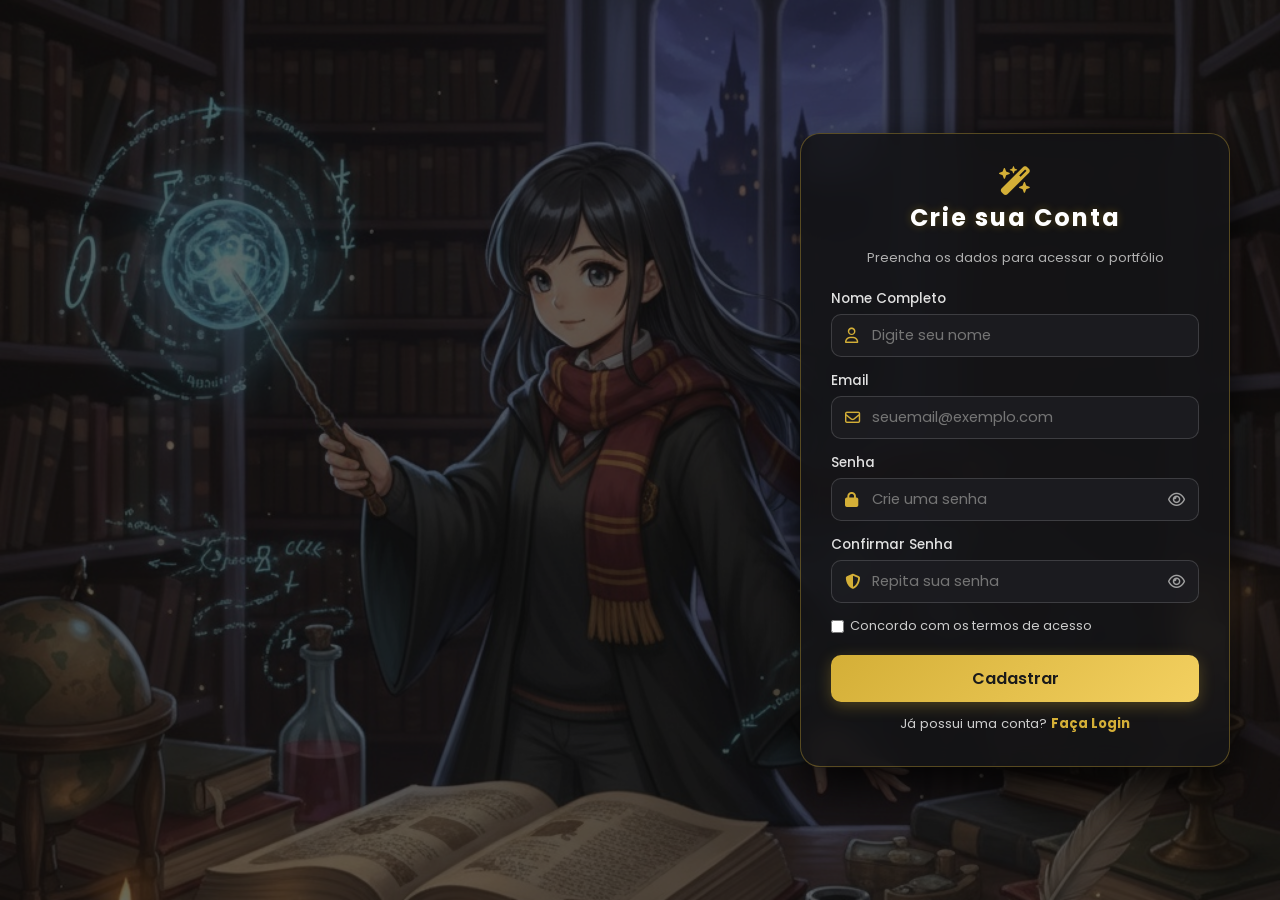
<file: cadastro.html>
<!DOCTYPE html>
<html lang="pt-br">

<head>
    <meta charset="UTF-8">
    <meta name="viewport" content="width=device-width, initial-scale=1.0">
    <link rel="stylesheet" href="cadastro.css">
    <link rel="stylesheet" href="https://cdnjs.cloudflare.com/ajax/libs/font-awesome/6.5.1/css/all.min.css">
    <link href="https://fonts.googleapis.com/css2?family=Poppins:wght@300;400;600;700&display=swap" rel="stylesheet">
    <title>Área de Cadastro | Jaqueline</title>
</head>

<body>

    <main>
        
        <div class="cadastro-container">
            <form action="" class="area-formulario">
                

        <!-- Container centralizado no meio da tela -->
        <div class="cadastro-container">
            <form action="" class="area-formulario">
                <div class="area-titulo">
                    <i class="fa-solid fa-wand-magic-sparkles"></i>
                    <h1>Crie sua Conta</h1>
                    <span>Preencha os dados para acessar o portfólio</span>
                </div>

                <!-- Campo Nome -->
                <div class="area-input">
                    <label for="nome">Nome Completo</label>
                    <div class="input-com-icone">
                        <i class="fa-regular fa-user icone-esquerda"></i>
                        <input type="text" id="nome" placeholder="Digite seu nome" required>
                    </div>
                </div>

                <!-- Campo Email -->
                <div class="area-input">
                    <label for="email">Email</label>
                    <div class="input-com-icone">
                        <i class="fa-regular fa-envelope icone-esquerda"></i>
                        <input type="email" id="email" placeholder="seuemail@exemplo.com" required>
                    </div>
                </div>

                <!-- Campo Senha -->
                <div class="area-input">
                    <label for="senha">Senha</label>
                    <div class="input-com-icone">
                        <i class="fa-solid fa-lock icone-esquerda"></i>
                        <input type="password" id="senha" placeholder="Crie uma senha" required>
                        <i class="fa-regular fa-eye icone-direita toggle-senha" data-target="senha" title="Mostrar/Ocultar senha"></i>
                    </div>
                </div>

                <!-- Campo Confirmar Senha -->
                <div class="area-input">
                    <label for="confirmar-senha">Confirmar Senha</label>
                    <div class="input-com-icone">
                        <i class="fa-solid fa-shield-halved icone-esquerda"></i>
                        <input type="password" id="confirmar-senha" placeholder="Repita sua senha" required>
                        <i class="fa-regular fa-eye icone-direita toggle-senha" data-target="confirmar-senha" title="Mostrar/Ocultar senha"></i>
                    </div>
                </div>

                <!-- Termos de uso -->
                <div class="lembrar-senha">
                    <div class="checkbox-grupo">
                        <input type="checkbox" id="termos" required>
                        <label for="termos">Concordo com os termos de acesso</label>
                    </div>
                </div>

                <!-- Botão Cadastrar e Link para voltar ao Login -->
                <div class="area-botao">
                    <button type="button" id="btn-cadastrar">Cadastrar</button>
                    <a href="login.html" class="link-cadastro">Já possui uma conta? <strong>Faça Login</strong></a>
                </div>
            </form>
        </div>
    </main>

    <!-- Script para mostrar/ocultar senhas e redirecionar -->
    <script>
        // Mostrar / Ocultar ambos os campos de senha
        const botoesOlho = document.querySelectorAll('.toggle-senha');
        botoesOlho.forEach(botao => {
            botao.addEventListener('click', () => {
                const inputAlvo = document.getElementById(botao.getAttribute('data-target'));
                const isPassword = inputAlvo.type === 'password';
                inputAlvo.type = isPassword ? 'text' : 'password';

                botao.classList.toggle('fa-eye');
                botao.classList.toggle('fa-eye-slash');
            });
        });

        // Validação simples e redirecionamento ao cadastrar
        const btnCadastrar = document.getElementById('btn-cadastrar');
        btnCadastrar.addEventListener('click', () => {
            const senha = document.getElementById('senha').value;
            const confirmar = document.getElementById('confirmar-senha').value;

            if (senha !== confirmar) {
                alert('As senhas não coincidem! Verifique e tente novamente.');
                return;
            }

            // Redireciona para o login após cadastrar (ou direto para portifolio.html se preferir)
            alert('Cadastro realizado com sucesso!');
            window.location.href = 'index.html';
        });
    </script>

</body>
</html>
</file>
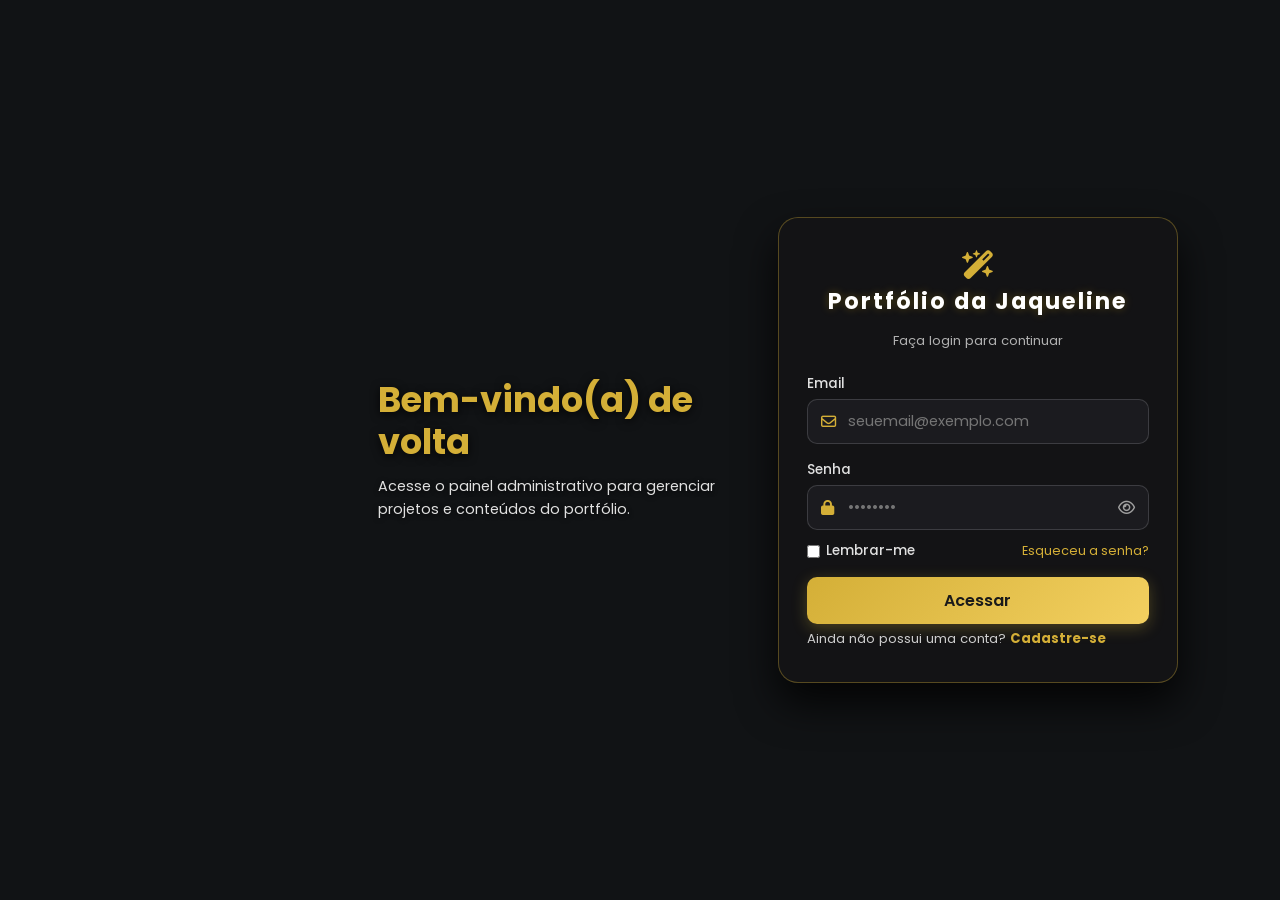
<file: login.html>
<!DOCTYPE html>
<html lang="pt-br">

<head>
    <meta charset="UTF-8">
    <meta name="viewport" content="width=device-width, initial-scale=1.0">
    <link rel="stylesheet" href="login.css">
    <link rel="stylesheet" href="https://cdnjs.cloudflare.com/ajax/libs/font-awesome/6.5.1/css/all.min.css">
    <link href="https://fonts.googleapis.com/css2?family=Poppins:wght@300;400;600;700&display=swap" rel="stylesheet">
    <title>Área de Login | Jaqueline</title>
</head>

<body>

    <main>
        <!-- Vídeo de Fundo -->
        <video autoplay muted loop id="video-fundo">
            <source src="img/Bruxinha-login.mp4" type="video/mp4">
            Seu navegador não suporta vídeos em HTML5.
        </video>

        <!-- Container centralizado que segura a apresentação e o formulário lado a lado -->
        <div class="login-container">
            <!-- Texto de boas-vindas lateral -->
            <section class="area-imagem-login">
                <div class="texto-boas-vindas">
                    <h2>Bem-vindo(a) de volta</h2>
                    <p>Acesse o painel administrativo para gerenciar projetos e conteúdos do portfólio.</p>
                </div>
            </section>

            <!-- Formulário de Login -->
            <form action="" class="area-formulario">
                <div class="area-titulo">
                    <i class="fa-solid fa-wand-magic-sparkles"></i>
                    <h1>Portfólio da Jaqueline</h1>
                    <span>Faça login para continuar</span>
                </div>

                <div class="area-input">
                    <label for="email">Email</label>
                    <div class="input-com-icone">
                        <i class="fa-regular fa-envelope icone-esquerda"></i>
                        <input type="email" id="email" placeholder="seuemail@exemplo.com" required>
                    </div>
                </div>

                <div class="area-input">
                    <label for="senha">Senha</label>
                    <div class="input-com-icone">
                        <i class="fa-solid fa-lock icone-esquerda"></i>
                        <input type="password" id="senha" placeholder="••••••••" required>
                        <i class="fa-regular fa-eye icone-direita" id="toggle-senha" title="Mostrar/Ocultar senha"></i>
                    </div>

                    <div class="lembrar-senha">
                        <div class="checkbox-grupo">
                            <input type="checkbox" id="lembrar">
                            <label for="lembrar">Lembrar-me</label>
                        </div>
                        <a href="#">Esqueceu a senha?</a>
                    </div>
                </div>

                <div class="area-botao">
                    <a href="index.html" class="btn-acessar">Acessar</a>
                    <a href="cadastro.html" class="link-cadastro">Ainda não possui uma conta? <strong>Cadastre-se</strong></a>
                </div>
                        
                        
                    </div>
                </div>
            </form>
        </div>
    </main>

    <!-- Script para mostrar/ocultar senha -->
    <script>
        const inputSenha = document.getElementById('senha');
        const toggleSenha = document.getElementById('toggle-senha');

        toggleSenha.addEventListener('click', () => {
            const isPassword = inputSenha.type === 'password';
            inputSenha.type = isPassword ? 'text' : 'password';

            toggleSenha.classList.toggle('fa-eye');
            toggleSenha.classList.toggle('fa-eye-slash');
        });

// Redirecionar para o portfólio ao enviar o formulário
const formLogin = document.getElementById('form-login');
    formLogin.addEventListener('submit', (evento) => {
        evento.preventDefault(); // Evita que a página recarregue em branco
        window.location.href = 'portifolio.html'; // Vai para o portfólio
    });

    </script>

</body>
</html>
</file>
<file: cadastro.css>
@import url(style.css);

* {
    margin: 0;
    padding: 0;
    box-sizing: border-box;
    font-family: 'Poppins', sans-serif;
}

main {
    position: relative;
    min-height: 100vh;
    display: flex;
    /* Centraliza perfeitamente no meio vertical e horizontal */
    align-items: center;
    justify-content: center;
    padding: 20px;
    overflow: hidden;
}

/* Estilização e posicionamento do vídeo de fundo */
#video-fundo {
    position: absolute;
    top: 50%;
    left: 50%;
    transform: translate(-50%, -50%);
    min-width: 100%;
    min-height: 100%;
    width: auto;
    height: auto;
    z-index: -2;
    object-fit: cover;
}

/* Camada escura suave por cima do vídeo para destacar o card central */
main::before {
    content: '';
    position: absolute;
    top: 0;
    left: 0;
    width: 100%;
    height: 100%;
    background: rgba(15, 15, 15, 0.62);
    z-index: -1;
}

/* Container centralizado */
.cadastro-container {
    width: 100%;
    max-width: 430px;
    z-index: 1;
    margin-right: 30px;
}

/* Card do Formulário */
.area-formulario {
    width: 100%;
    padding: 32px 30px;
    border-radius: 20px;
    background: rgba(20, 20, 22, 0.88);
    backdrop-filter: blur(12px);
    -webkit-backdrop-filter: blur(12px);
    border: 1px solid rgba(212, 175, 55, 0.35);
    box-shadow: 0 20px 45px rgba(0, 0, 0, 0.85);
    color: #ffffff;
    
}

/* Título e Ícone */
.area-titulo {
    text-align: center;
    margin-bottom: 20px;
}

.area-titulo i {
    font-size: 1.8rem;
    color: #d4af37;
    margin-bottom: 6px;
}

.area-titulo h1 {
    font-size: 1.5rem;
    font-weight: 700;
    color: #ffffff;
}

.area-titulo span {
    font-size: 0.82rem;
    color: #b0b0b0;
}

/* Campos do Formulário */
.area-input {
    display: flex;
    flex-direction: column;
    gap: 5px;
    margin-bottom: 14px;
    width: 100%;
}

.area-input label {
    font-size: 0.85rem;
    font-weight: 500;
    color: #e0e0e0;
}

.input-com-icone {
    position: relative;
    display: flex;
    align-items: center;
}

.input-com-icone .icone-esquerda {
    position: absolute;
    left: 14px;
    color: #d4af37;
    font-size: 0.95rem;
    pointer-events: none;
}

.input-com-icone .icone-direita {
    position: absolute;
    right: 14px;
    color: #a0a0a0;
    font-size: 0.95rem;
    cursor: pointer;
    transition: color 0.2s ease;
}

.input-com-icone .icone-direita:hover {
    color: #d4af37;
}

.input-com-icone input {
    width: 100%;
    padding: 10px 40px 10px 40px;
    font-size: 0.92rem;
    border-radius: 10px;
    border: 1px solid rgba(255, 255, 255, 0.15);
    background-color: rgba(30, 30, 35, 0.85);
    color: #ffffff;
    outline: none;
    transition: all 0.3s ease;
}

.input-com-icone input:focus {
    border-color: #d4af37;
    box-shadow: 0 0 10px rgba(212, 175, 55, 0.3);
}

/* Checkbox Termos */
.lembrar-senha {
    display: flex;
    align-items: center;
    margin-top: 4px;
    font-size: 0.8rem;
}

.checkbox-grupo {
    display: flex;
    align-items: center;
    gap: 6px;
    cursor: pointer;
    color: #cccccc;
}

.checkbox-grupo input[type="checkbox"] {
    accent-color: #d4af37;
    cursor: pointer;
}

/* Botão e Link de Login */
.area-botao {
    margin-top: 20px;
    display: flex;
    flex-direction: column;
    align-items: center;
    gap: 12px;
}

.area-botao button {
    width: 100%;
    padding: 11px;
    font-size: 1rem;
    font-weight: 600;
    color: #1a1a1a;
    background: linear-gradient(135deg, #d4af37, #f3d060);
    border: none;
    border-radius: 10px;
    cursor: pointer;
    box-shadow: 0 4px 15px rgba(212, 175, 55, 0.3);
    transition: transform 0.2s ease, box-shadow 0.2s ease;
}

.area-botao button:hover {
    transform: translateY(-2px);
    box-shadow: 0 6px 20px rgba(212, 175, 55, 0.5);
}

.link-cadastro {
    font-size: 0.82rem;
    color: #cccccc;
    text-decoration: none;
}

.link-cadastro strong {
    color: #d4af37;
}

.link-cadastro:hover strong {
    text-decoration: underline;
}


main {
    position: relative;
    min-height: 100vh;
    display: flex;
    align-items: center;
    justify-content: end;
    padding: 20px;
    overflow: hidden;
    
    /* Imagem de fundo aplicada diretamente no main */
    background-image: url('img/bruxinha-cadastro.jpg');
    background-repeat: no-repeat;
    background-position: center;
    background-size: cover;
}

/* Camada escura suave por cima da imagem para destacar o card central */
main::before {
    content: '';
    position: absolute;
    top: 0;
    left: 0;
    width: 100%;
    height: 100%;
    background: rgba(15, 15, 15, 0.62);
    z-index: 0;
}

/* Container centralizado */
.cadastro-container {
    width: 100%;
    max-width: 430px;
    z-index: 1;
}
</file>
<file: login.css>
@import url(style.css);

* {
    margin: 0;
    padding: 0;
    box-sizing: border-box;
    font-family: 'Poppins', sans-serif;
}

main {
    position: relative;
    min-height: 100vh;
    display: flex;
    align-items: center;
    /* Joga toda a estrutura para o canto direito, deixando a bruxinha livre no centro/esquerda */
    justify-content: flex-end;
    padding-right: 8%;
    overflow: hidden;
}

/* Estilização e posicionamento do vídeo de fundo */
#video-fundo {
    position: absolute;
    top: 50%;
    left: 50%;
    transform: translate(-50%, -50%);
    min-width: 100%;
    min-height: 100%;
    width: auto;
    height: auto;
    z-index: -2;
    object-fit: cover;
}

/* Camada escura suave por cima do vídeo para destacar o card */
main::before {
    content: '';
    position: absolute;
    top: 0;
    left: 0;
    width: 100%;
    height: 100%;
    background: rgba(15, 15, 15, 0.55);
    z-index: -1;
}

/* Container que segura o texto e o formulário juntos na direita */
.login-container {
    display: flex;
    align-items: center;
    gap: 50px;
    z-index: 1;
}

/* Seção de boas-vindas lateral */
.area-imagem-login {
    max-width: 350px;
    color: #ffffff;
}

.area-imagem-login h2 {
    font-size: 2.2rem;
    color: #d4af37;
    margin-bottom: 12px;
    line-height: 1.2;
    text-shadow: 0 2px 10px rgba(0, 0, 0, 0.8);
}

.area-imagem-login p {
    font-size: 0.9rem;
    color: #e0e0e0;
    line-height: 1.6;
    text-shadow: 0 1px 5px rgba(0, 0, 0, 0.8);
}

/* Card do Formulário */
.area-formulario {
    width: 100%;
    max-width: 400px;
    padding: 32px 28px;
    border-radius: 20px;
    background: rgba(20, 20, 22, 0.88);
    backdrop-filter: blur(12px);
    -webkit-backdrop-filter: blur(12px);
    border: 1px solid rgba(212, 175, 55, 0.35);
    box-shadow: 0 20px 40px rgba(0, 0, 0, 0.8);
    color: #ffffff;
}

/* Título e Ícone */
.area-titulo {
    text-align: center;
    margin-bottom: 22px;
}

.area-titulo i {
    font-size: 1.8rem;
    color: #d4af37;
    margin-bottom: 6px;
}

.area-titulo h1 {
    font-size: 1.4rem;
    font-weight: 700;
    color: #ffffff;
}

.area-titulo span {
    font-size: 0.82rem;
    color: #b0b0b0;
}

/* Campos de Email e Senha */
.area-input {
    display: flex;
    flex-direction: column;
    gap: 5px;
    margin-bottom: 16px;
    width: 100%;
}

.area-input label {
    font-size: 0.85rem;
    font-weight: 500;
    color: #e0e0e0;
}

.input-com-icone {
    position: relative;
    display: flex;
    align-items: center;
}

.input-com-icone .icone-esquerda {
    position: absolute;
    left: 14px;
    color: #d4af37;
    font-size: 0.95rem;
    pointer-events: none;
}

.input-com-icone .icone-direita {
    position: absolute;
    right: 14px;
    color: #a0a0a0;
    font-size: 0.95rem;
    cursor: pointer;
    transition: color 0.2s ease;
}

.input-com-icone .icone-direita:hover {
    color: #d4af37;
}

.input-com-icone input {
    width: 100%;
    padding: 11px 40px 11px 40px;
    font-size: 0.92rem;
    border-radius: 10px;
    border: 1px solid rgba(255, 255, 255, 0.15);
    background-color: rgba(30, 30, 35, 0.8);
    color: #ffffff;
    outline: none;
    transition: all 0.3s ease;
}

.input-com-icone input:focus {
    border-color: #d4af37;
    box-shadow: 0 0 10px rgba(212, 175, 55, 0.3);
}

/* Lembrar-me e Esqueceu a senha */
.lembrar-senha {
    display: flex;
    justify-content: space-between;
    align-items: center;
    margin-top: 6px;
    font-size: 0.8rem;
}

.checkbox-grupo {
    display: flex;
    align-items: center;
    gap: 6px;
    cursor: pointer;
}

.checkbox-grupo input[type="checkbox"] {
    accent-color: #d4af37;
    cursor: pointer;
}

.lembrar-senha a {
    color: #d4af37;
    text-decoration: none;
    transition: 0.2s;
}

.lembrar-senha a:hover {
    text-decoration: underline;
}

/* Botão e Link de Cadastro */
.area-botao button,
.area-botao .btn-acessar {
    display: block;
    text-align: center;
    text-decoration: none;
    width: 100%;
    padding: 11px;
    font-size: 1rem;
    font-weight: 600;
    color: #1a1a1a;
    background: linear-gradient(135deg, #d4af37, #f3d060);
    border: none;
    border-radius: 10px;
    cursor: pointer;
    box-shadow: 0 4px 15px rgba(212, 175, 55, 0.3);
    transition: transform 0.2s ease, box-shadow 0.2s ease;
}

.area-botao button:hover,
.area-botao .btn-acessar:hover {
    transform: translateY(-2px);
    box-shadow: 0 6px 20px rgba(212, 175, 55, 0.5);
}

.area-botao button {
    width: 100%;
    padding: 11px;
    font-size: 1rem;
    font-weight: 600;
    color: #1a1a1a;
    background: linear-gradient(135deg, #d4af37, #f3d060);
    border: none;
    border-radius: 10px;
    cursor: pointer;
    box-shadow: 0 4px 15px rgba(212, 175, 55, 0.3);
    transition: transform 0.2s ease, box-shadow 0.2s ease;
}

.area-botao button:hover {
    transform: translateY(-2px);
    box-shadow: 0 6px 20px rgba(212, 175, 55, 0.5);
}

.link-cadastro {
    font-size: 0.82rem;
    color: #cccccc;
    text-decoration: none;
}

.link-cadastro strong {
    color: #d4af37;
}

.link-cadastro:hover strong {
    text-decoration: underline;
}

/* Responsividade para celulares e tablets */
@media (max-width: 950px) {
    main {
        justify-content: center;
        padding-right: 20px;
        padding-left: 20px;
    }
    .login-container {
        justify-content: center;
    }
    .area-imagem-login {
        display: none;
    }
}
</file>
